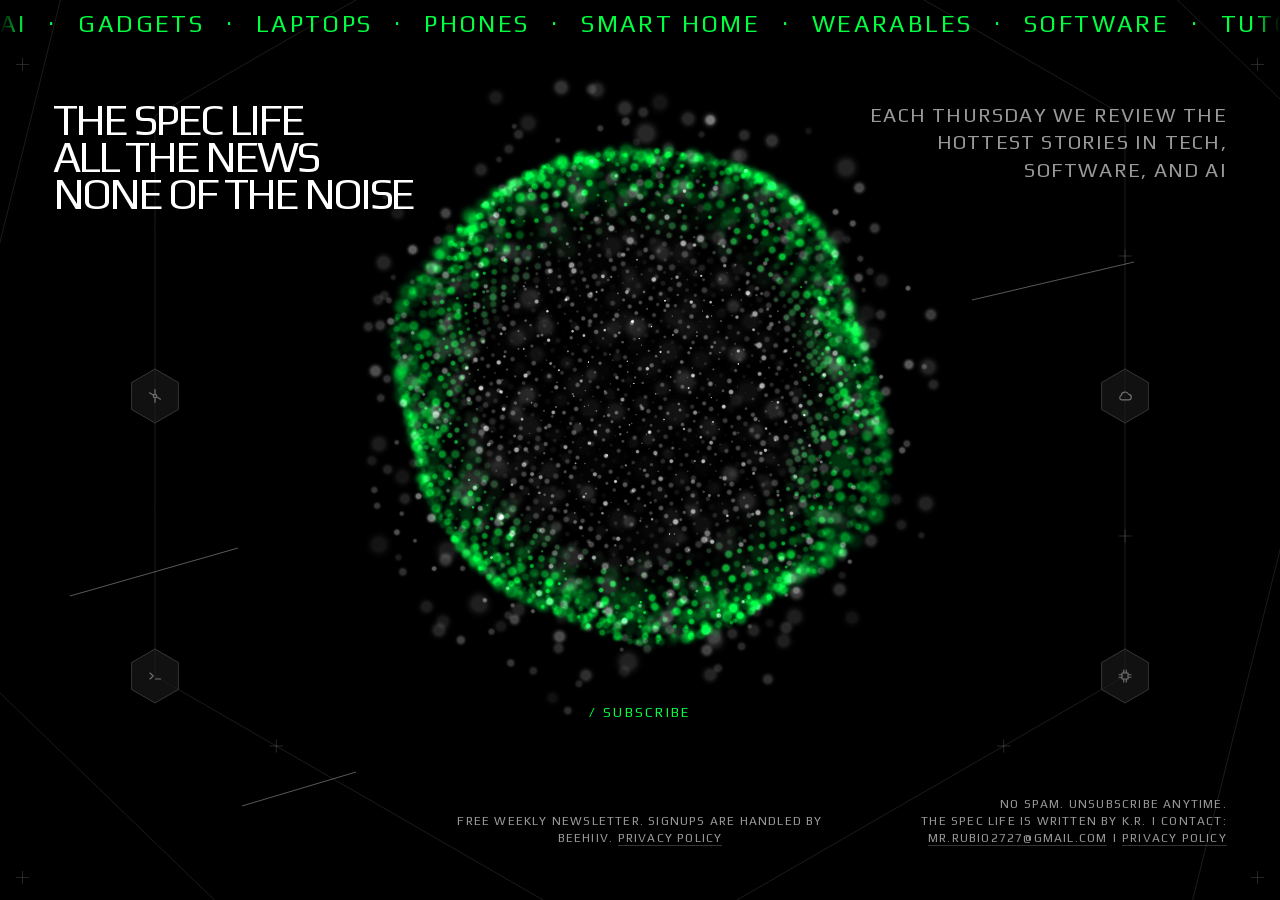
<file: index.html>
<!doctype html>
<html lang="en">
<head>
<meta charset="utf-8">
<meta name="viewport" content="width=device-width, initial-scale=1, viewport-fit=cover">
<title>The Spec Life: Tech news that's actually fun to read</title>
<meta name="description" content="All the news, none of the noise. Every Thursday: fun tech reviews, tutorials, and a Gadget of the Week in a five minute read.">
<link rel="canonical" href="https://thespeclife.com/">
<meta name="theme-color" content="#000000">
<meta name="robots" content="index, follow">
<meta name="color-scheme" content="dark">

<meta property="og:title" content="The Spec Life: Tech news that's actually fun to read">
<meta property="og:description" content="Fun tech reviews, tutorials, and a Gadget of the Week. Every Thursday, five minutes.">
<meta property="og:type" content="website">
<meta property="og:url" content="https://thespeclife.com/">
<meta property="og:site_name" content="The Spec Life">
<meta property="og:locale" content="en_US">

<link rel="icon" href="data:image/svg+xml,%3Csvg xmlns=%27http://www.w3.org/2000/svg%27 viewBox=%270 0 32 32%27%3E%3Crect width=%2732%27 height=%2732%27 fill=%27%23000000%27/%3E%3Crect x=%2711%27 y=%2711%27 width=%2710%27 height=%2710%27 fill=%27%2300FF41%27/%3E%3C/svg%3E">
<link rel="preload" href="assets/fonts/Play-Regular-latin.woff2" as="font" type="font/woff2" crossorigin>
<link rel="stylesheet" href="assets/css/site.23.css">
<style>
  /* reserve the beehiiv form's rendered height (66px at all widths) so it can't shift the page as it loads */
  .cta__embed { min-height: 66px; }
  /* type.js adds a screen-reader copy of the headline while it animates; keep it out of the layout */
  .sr-only { position: absolute; width: 1px; height: 1px; margin: -1px; padding: 0; overflow: hidden; clip: rect(0 0 0 0); white-space: nowrap; border: 0; }
</style>
</head>
<body>

<!-- ==========================================================================
     MARQUEE — edit the SOURCE list only, then run:  python3 tools/sync-marquee.py
     The MIRROR copy is what makes the loop seamless; it is generated, not authored.
     ========================================================================== -->
<div class="marquee" aria-hidden="true">
  <div class="marquee__track">
    <!-- MARQUEE:SOURCE -->
    <ul class="marquee__list">
      <li>AI</li>
      <li>GADGETS</li>
      <li>LAPTOPS</li>
      <li>PHONES</li>
      <li>SMART HOME</li>
      <li>WEARABLES</li>
      <li>SOFTWARE</li>
      <li>TUTORIALS</li>
      <li>REVIEWS</li>
      <li>GADGET OF THE WEEK</li>
      <li>AI</li>
      <li>GADGETS</li>
      <li>LAPTOPS</li>
      <li>PHONES</li>
      <li>SMART HOME</li>
      <li>WEARABLES</li>
      <li>SOFTWARE</li>
      <li>TUTORIALS</li>
      <li>REVIEWS</li>
      <li>GADGET OF THE WEEK</li>
      <li>AI</li>
      <li>GADGETS</li>
      <li>LAPTOPS</li>
      <li>PHONES</li>
      <li>SMART HOME</li>
      <li>WEARABLES</li>
      <li>SOFTWARE</li>
      <li>TUTORIALS</li>
      <li>REVIEWS</li>
      <li>GADGET OF THE WEEK</li>
      <li>AI</li>
      <li>GADGETS</li>
      <li>LAPTOPS</li>
      <li>PHONES</li>
      <li>SMART HOME</li>
      <li>WEARABLES</li>
      <li>SOFTWARE</li>
      <li>TUTORIALS</li>
      <li>REVIEWS</li>
      <li>GADGET OF THE WEEK</li>
      <li>AI</li>
      <li>GADGETS</li>
      <li>LAPTOPS</li>
      <li>PHONES</li>
      <li>SMART HOME</li>
      <li>WEARABLES</li>
      <li>SOFTWARE</li>
      <li>TUTORIALS</li>
      <li>REVIEWS</li>
      <li>GADGET OF THE WEEK</li>
    </ul>
    <!-- /MARQUEE:SOURCE -->
    <!-- MARQUEE:MIRROR (generated — do not edit by hand) -->
    <ul class="marquee__list">
      <li>AI</li>
      <li>GADGETS</li>
      <li>LAPTOPS</li>
      <li>PHONES</li>
      <li>SMART HOME</li>
      <li>WEARABLES</li>
      <li>SOFTWARE</li>
      <li>TUTORIALS</li>
      <li>REVIEWS</li>
      <li>GADGET OF THE WEEK</li>
      <li>AI</li>
      <li>GADGETS</li>
      <li>LAPTOPS</li>
      <li>PHONES</li>
      <li>SMART HOME</li>
      <li>WEARABLES</li>
      <li>SOFTWARE</li>
      <li>TUTORIALS</li>
      <li>REVIEWS</li>
      <li>GADGET OF THE WEEK</li>
      <li>AI</li>
      <li>GADGETS</li>
      <li>LAPTOPS</li>
      <li>PHONES</li>
      <li>SMART HOME</li>
      <li>WEARABLES</li>
      <li>SOFTWARE</li>
      <li>TUTORIALS</li>
      <li>REVIEWS</li>
      <li>GADGET OF THE WEEK</li>
      <li>AI</li>
      <li>GADGETS</li>
      <li>LAPTOPS</li>
      <li>PHONES</li>
      <li>SMART HOME</li>
      <li>WEARABLES</li>
      <li>SOFTWARE</li>
      <li>TUTORIALS</li>
      <li>REVIEWS</li>
      <li>GADGET OF THE WEEK</li>
      <li>AI</li>
      <li>GADGETS</li>
      <li>LAPTOPS</li>
      <li>PHONES</li>
      <li>SMART HOME</li>
      <li>WEARABLES</li>
      <li>SOFTWARE</li>
      <li>TUTORIALS</li>
      <li>REVIEWS</li>
      <li>GADGET OF THE WEEK</li>
    </ul>
    <!-- /MARQUEE:MIRROR -->
  </div>
</div>

<svg class="geo" viewBox="0 0 1440 900" preserveAspectRatio="xMidYMid slice" aria-hidden="true" focusable="false">
 <g class="geo__all">
  <g class="geo__rings">
   <polygon points="720.0,-164.0 1205.0,116.0 1205.0,676.0 720.0,956.0 235.0,676.0 235.0,116.0"/>
   <polygon points="903.9,-341.4 1450.6,186.5 1266.7,923.9 536.1,1133.4 -10.6,605.5 173.3,-131.9"/>
   <polygon points="566.7,-571.9 1481.6,-220.7 1634.9,747.2 873.3,1363.9 -41.6,1012.7 -194.9,44.8"/>
  </g>
  <g class="geo__marks">
   <path d="M1391.8 396.0h13M1398.3 389.5v13"/>
   <path d="M35.2 396.0h13M41.7 389.5v13"/>
   <path d="M1198.5 256.0h13M1205.0 249.5v13"/>
   <path d="M1198.5 536.0h13M1205.0 529.5v13"/>
   <path d="M1077.2 746.0h13M1083.7 739.5v13"/>
   <path d="M349.8 746.0h13M356.3 739.5v13"/>
  </g>
  <g class="geo__segs">
   <line class="s1" x1="150" y1="596" x2="318" y2="548"/>
   <line class="s2" x1="1052" y1="300" x2="1214" y2="262"/>
   <line class="s3" x1="322" y1="806" x2="436" y2="772"/>
  </g>
  <g class="geo__badges">
   <g class="badge b1" transform="translate(1205.0 676.0)">
    <polygon class="badge__hex" points="0.0,-27.0 23.4,-13.5 23.4,13.5 0.0,27.0 -23.4,13.5 -23.4,-13.5"/>
    <path class="badge__icon" transform="translate(-10.2 -10.2) scale(.85)" d="M8.5 8.5h7v7h-7zM10.5 5v3.5M13.5 5v3.5M10.5 15.5V19M13.5 15.5V19M5 10.5h3.5M5 13.5h3.5M15.5 10.5H19M15.5 13.5H19"/>
   </g>
   <g class="badge b2" transform="translate(235.0 676.0)">
    <polygon class="badge__hex" points="0.0,-27.0 23.4,-13.5 23.4,13.5 0.0,27.0 -23.4,13.5 -23.4,-13.5"/>
    <path class="badge__icon" transform="translate(-10.2 -10.2) scale(.85)" d="M6 8.5l4 3.5-4 3.5M12.5 15.5h6"/>
   </g>
   <g class="badge b3" transform="translate(1205.0 396.0)">
    <polygon class="badge__hex" points="0.0,-27.0 23.4,-13.5 23.4,13.5 0.0,27.0 -23.4,13.5 -23.4,-13.5"/>
    <path class="badge__icon" transform="translate(-10.2 -10.2) scale(.85)" d="M7.5 16.5h8.5a3.2 3.2 0 0 0 .3-6.4 4.6 4.6 0 0 0-8.8 1.3 2.8 2.8 0 0 0 0 5.1z"/>
   </g>
   <g class="badge b4" transform="translate(235.0 396.0)">
    <polygon class="badge__hex" points="0.0,-27.0 23.4,-13.5 23.4,13.5 0.0,27.0 -23.4,13.5 -23.4,-13.5"/>
    <path class="badge__icon" transform="translate(-10.2 -10.2) scale(.85)" d="M12 10a2 2 0 1 0 0 4 2 2 0 0 0 0-4M12 4.5V10M12 14v5.5M5.5 8.2l4.8 2.8M18.5 15.8l-4.8-2.8"/>
   </g>
  </g>
 </g>
</svg>

<div class="ticks" aria-hidden="true"><i></i><i></i><i></i><i></i></div>

<!-- esqrd's film-grain pass, as CSS. Zero JS, stops under reduced motion. -->
<div class="grain" aria-hidden="true"></div>

<main class="stage">

  <!-- ================= top left : eyebrow + headline ================= -->
  <div class="zone zone--tl">
    <h1 class="display" data-scramble="load">
      <span class="line">The Spec Life</span>
      <span class="line">All the news</span>
      <span class="line">None of the noise</span>
    </h1>
  </div>

  <!-- ================= top right : support ================= -->
  <div class="zone zone--tr">
    <p class="support">Each Thursday we review the hottest stories in tech, software, and AI</p>
  </div>

  <!-- ========== centre column: sphere page-centred, form at its foot ========== -->
  <div class="core">
    <div class="core__stage"><canvas id="sphere" aria-hidden="true"></canvas></div>

    <!-- .cta stays: sphere.js measures it as a no-go region for POI labels. -->
    <div class="cta">
      <span class="cta__label">/ Subscribe</span>
      <div class="cta__embed">
        <script async src="https://subscribe-forms.beehiiv.com/v3/loader.js" data-beehiiv-form="3cc6701e-2fca-4cc1-b9e7-7387f78f7bce"></script>
      </div>
      <p class="fine" style="margin-top: 12px;">Free weekly newsletter. Signups are handled by beehiiv. <a href="/privacy.html">Privacy Policy</a></p>
    </div>
  </div>

  <!-- hover-reveal label for the article points; text injected by sphere.js -->
  <div class="poi" id="poi" aria-hidden="true"></div>

  <!-- ================= bottom right : fine print ================= -->
  <div class="zone zone--br">
    <p class="fine">No spam. Unsubscribe anytime.</p>
    <p class="fine">The Spec Life is written by K.R. | Contact: <a href="mailto:mr.rubio2727@gmail.com">mr.rubio2727@gmail.com</a> | <a href="/privacy.html">Privacy Policy</a></p>
  </div>

</main>

<script>
/* Stale-stylesheet guard. The CSS filename is versioned so a cached copy can
   never be served under a new name, but if HTML and CSS ever do fall out of
   step the layout breaks in confusing ways — most visibly the subscribe form
   detaching from .core and rendering at top centre. Fail loudly instead. */
(function () {
  var want = '23';
  var got = getComputedStyle(document.documentElement)
              .getPropertyValue('--build').trim();
  if (got !== want) {
    console.error('[spec-life] Stylesheet is stale: got build "' + got +
      '", expected "' + want + '". Hard-reload (Cmd/Ctrl+Shift+R).');
  }
})();
</script>
<script src="assets/js/sphere.js?v=23" defer></script>
<script src="assets/js/type.js?v=24" defer></script>
<script async src="https://subscribe-forms.beehiiv.com/v3/loader.js" data-beehiiv-form="32ee62c9-9321-4096-b993-1615ff005e6d"></script>
<script type="text/javascript" async src="https://subscribe-forms.beehiiv.com/attribution.js"></script>
</body>
</html>
</file>
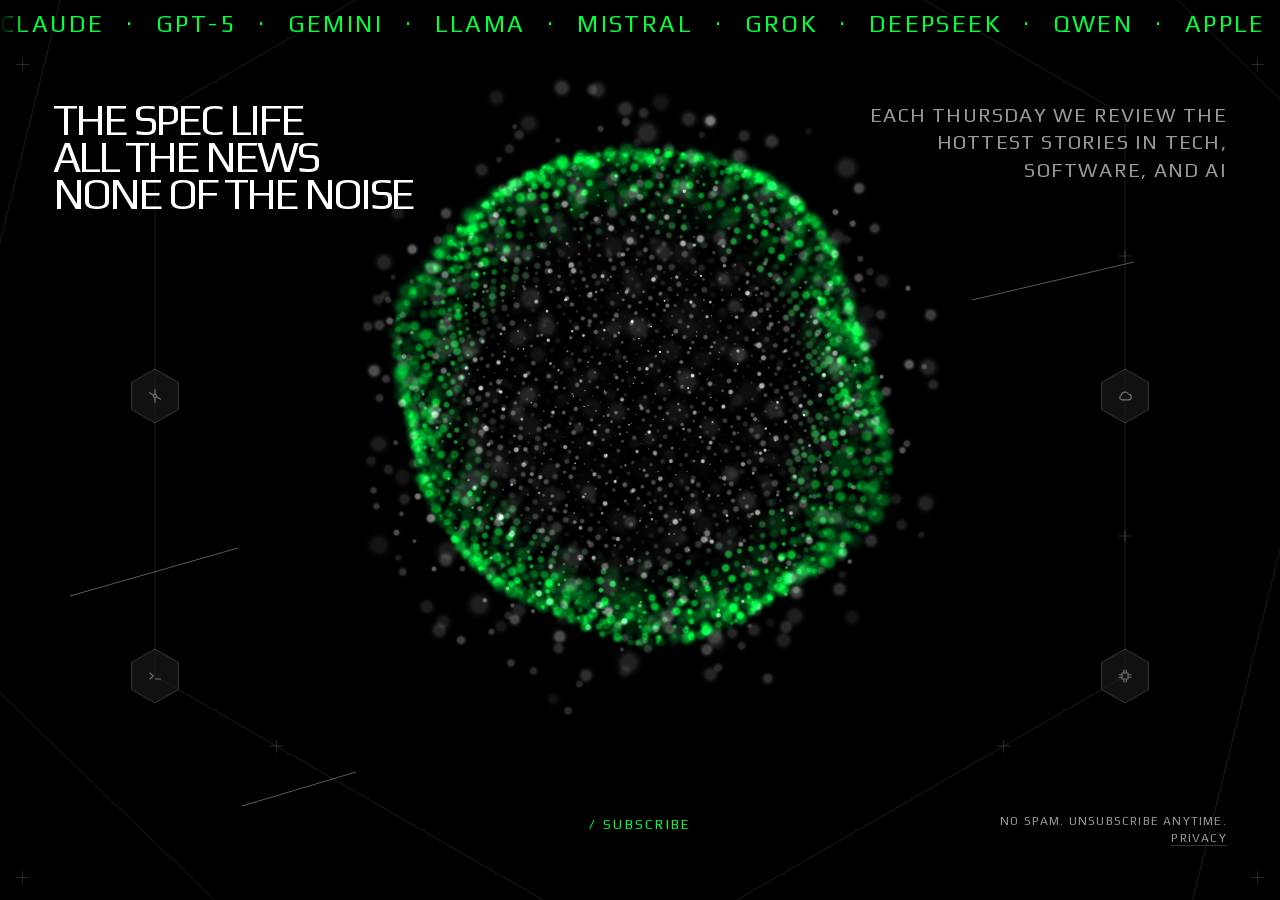
<file: site/index.html>
<!doctype html>
<html lang="en">
<head>
<meta charset="utf-8">
<meta name="viewport" content="width=device-width, initial-scale=1, viewport-fit=cover">
<title>The Spec Life — for people who don't have time to test it</title>
<meta name="description" content="One AI stack taken apart every Thursday: what it cost, what it replaced, and whether it survived contact with a real team. Four minutes, no demos.">
<meta name="theme-color" content="#000000">
<meta name="robots" content="index, follow">
<meta name="color-scheme" content="dark">

<meta property="og:type" content="website">
<meta property="og:title" content="The Spec Life — for people who don't have time to test it">
<meta property="og:description" content="One AI stack taken apart every Thursday. What it cost, what it replaced, four minutes.">

<link rel="icon" href="data:image/svg+xml,%3Csvg xmlns=%27http://www.w3.org/2000/svg%27 viewBox=%270 0 32 32%27%3E%3Crect width=%2732%27 height=%2732%27 fill=%27%23000000%27/%3E%3Crect x=%2711%27 y=%2711%27 width=%2710%27 height=%2710%27 fill=%27%2300FF41%27/%3E%3C/svg%3E">
<link rel="preload" href="assets/fonts/Play-Regular-latin.woff2" as="font" type="font/woff2" crossorigin>
<link rel="stylesheet" href="assets/css/site.23.css">
</head>
<body>

<!-- ==========================================================================
     MARQUEE — edit the SOURCE list only, then run:  python3 tools/sync-marquee.py
     The MIRROR copy is what makes the loop seamless; it is generated, not authored.
     ========================================================================== -->
<div class="marquee" aria-hidden="true">
  <div class="marquee__track">
    <!-- MARQUEE:SOURCE -->
    <ul class="marquee__list">
      <li>Claude</li>
      <li>GPT-5</li>
      <li>Gemini</li>
      <li>Llama</li>
      <li>Mistral</li>
      <li>Grok</li>
      <li>DeepSeek</li>
      <li>Qwen</li>
      <li>Apple</li>
      <li>AMD</li>
      <li>Intel</li>
      <li>Qualcomm</li>
      <li>TSMC</li>
      <li>Samsung</li>
      <li>Arm</li>
      <li>Micron</li>
      <li>ASML</li>
      <li>Broadcom</li>
      <li>Azure AI</li>
      <li>AWS Bedrock</li>
      <li>Vertex AI</li>
      <li>Databricks</li>
      <li>Snowflake</li>
      <li>Palantir</li>
      <li>ServiceNow</li>
      <li>Salesforce</li>
      <li>NVIDIA</li>
      <li>Hugging Face</li>
      <li>LangChain</li>
      <li>Pinecone</li>
      <li>Weights &amp; Biases</li>
      <li>Modal</li>
      <li>Claude Code</li>
      <li>Cursor</li>
      <li>GitHub Copilot</li>
      <li>Replit</li>
      <li>Vercel</li>
      <li>Linear</li>
      <li>Notion</li>
      <li>Figma</li>
      <li>Slack</li>
      <li>HubSpot</li>
      <li>Stripe</li>
      <li>Shopify</li>
      <li>Zapier</li>
      <li>Airtable</li>
    </ul>
    <!-- /MARQUEE:SOURCE -->
    <!-- MARQUEE:MIRROR (generated — do not edit by hand) -->
    <ul class="marquee__list">
      <li>Claude</li>
      <li>GPT-5</li>
      <li>Gemini</li>
      <li>Llama</li>
      <li>Mistral</li>
      <li>Grok</li>
      <li>DeepSeek</li>
      <li>Qwen</li>
      <li>Apple</li>
      <li>AMD</li>
      <li>Intel</li>
      <li>Qualcomm</li>
      <li>TSMC</li>
      <li>Samsung</li>
      <li>Arm</li>
      <li>Micron</li>
      <li>ASML</li>
      <li>Broadcom</li>
      <li>Azure AI</li>
      <li>AWS Bedrock</li>
      <li>Vertex AI</li>
      <li>Databricks</li>
      <li>Snowflake</li>
      <li>Palantir</li>
      <li>ServiceNow</li>
      <li>Salesforce</li>
      <li>NVIDIA</li>
      <li>Hugging Face</li>
      <li>LangChain</li>
      <li>Pinecone</li>
      <li>Weights &amp; Biases</li>
      <li>Modal</li>
      <li>Claude Code</li>
      <li>Cursor</li>
      <li>GitHub Copilot</li>
      <li>Replit</li>
      <li>Vercel</li>
      <li>Linear</li>
      <li>Notion</li>
      <li>Figma</li>
      <li>Slack</li>
      <li>HubSpot</li>
      <li>Stripe</li>
      <li>Shopify</li>
      <li>Zapier</li>
      <li>Airtable</li>
    </ul>
    <!-- /MARQUEE:MIRROR -->
  </div>
</div>

<svg class="geo" viewBox="0 0 1440 900" preserveAspectRatio="xMidYMid slice" aria-hidden="true" focusable="false">
 <g class="geo__all">
  <g class="geo__rings">
   <polygon points="720.0,-164.0 1205.0,116.0 1205.0,676.0 720.0,956.0 235.0,676.0 235.0,116.0"/>
   <polygon points="903.9,-341.4 1450.6,186.5 1266.7,923.9 536.1,1133.4 -10.6,605.5 173.3,-131.9"/>
   <polygon points="566.7,-571.9 1481.6,-220.7 1634.9,747.2 873.3,1363.9 -41.6,1012.7 -194.9,44.8"/>
  </g>
  <g class="geo__marks">
   <path d="M1391.8 396.0h13M1398.3 389.5v13"/>
   <path d="M35.2 396.0h13M41.7 389.5v13"/>
   <path d="M1198.5 256.0h13M1205.0 249.5v13"/>
   <path d="M1198.5 536.0h13M1205.0 529.5v13"/>
   <path d="M1077.2 746.0h13M1083.7 739.5v13"/>
   <path d="M349.8 746.0h13M356.3 739.5v13"/>
  </g>
  <g class="geo__segs">
   <line class="s1" x1="150" y1="596" x2="318" y2="548"/>
   <line class="s2" x1="1052" y1="300" x2="1214" y2="262"/>
   <line class="s3" x1="322" y1="806" x2="436" y2="772"/>
  </g>
  <g class="geo__badges">
   <g class="badge b1" transform="translate(1205.0 676.0)">
    <polygon class="badge__hex" points="0.0,-27.0 23.4,-13.5 23.4,13.5 0.0,27.0 -23.4,13.5 -23.4,-13.5"/>
    <path class="badge__icon" transform="translate(-10.2 -10.2) scale(.85)" d="M8.5 8.5h7v7h-7zM10.5 5v3.5M13.5 5v3.5M10.5 15.5V19M13.5 15.5V19M5 10.5h3.5M5 13.5h3.5M15.5 10.5H19M15.5 13.5H19"/>
   </g>
   <g class="badge b2" transform="translate(235.0 676.0)">
    <polygon class="badge__hex" points="0.0,-27.0 23.4,-13.5 23.4,13.5 0.0,27.0 -23.4,13.5 -23.4,-13.5"/>
    <path class="badge__icon" transform="translate(-10.2 -10.2) scale(.85)" d="M6 8.5l4 3.5-4 3.5M12.5 15.5h6"/>
   </g>
   <g class="badge b3" transform="translate(1205.0 396.0)">
    <polygon class="badge__hex" points="0.0,-27.0 23.4,-13.5 23.4,13.5 0.0,27.0 -23.4,13.5 -23.4,-13.5"/>
    <path class="badge__icon" transform="translate(-10.2 -10.2) scale(.85)" d="M7.5 16.5h8.5a3.2 3.2 0 0 0 .3-6.4 4.6 4.6 0 0 0-8.8 1.3 2.8 2.8 0 0 0 0 5.1z"/>
   </g>
   <g class="badge b4" transform="translate(235.0 396.0)">
    <polygon class="badge__hex" points="0.0,-27.0 23.4,-13.5 23.4,13.5 0.0,27.0 -23.4,13.5 -23.4,-13.5"/>
    <path class="badge__icon" transform="translate(-10.2 -10.2) scale(.85)" d="M12 10a2 2 0 1 0 0 4 2 2 0 0 0 0-4M12 4.5V10M12 14v5.5M5.5 8.2l4.8 2.8M18.5 15.8l-4.8-2.8"/>
   </g>
  </g>
 </g>
</svg>

<div class="ticks" aria-hidden="true"><i></i><i></i><i></i><i></i></div>

<!-- esqrd's film-grain pass, as CSS. Zero JS, stops under reduced motion. -->
<div class="grain" aria-hidden="true"></div>

<main class="stage">

  <!-- ================= top left : eyebrow + headline ================= -->
  <div class="zone zone--tl">
    <h1 class="display" data-scramble="load">
      <span class="line">The Spec Life</span>
      <span class="line">All the news</span>
      <span class="line">None of the noise</span>
    </h1>
  </div>

  <!-- ================= top right : support ================= -->
  <div class="zone zone--tr">
    <p class="support">Each Thursday we review the hottest stories in tech, software, and AI</p>
  </div>

  <!-- ========== centre column: sphere page-centred, form at its foot ========== -->
  <div class="core">
    <div class="core__stage"><canvas id="sphere" aria-hidden="true"></canvas></div>

    <!-- .cta stays: sphere.js measures it as a no-go region for POI labels. -->
    <div class="cta">
      <span class="cta__label">/ Subscribe</span>
      <div class="cta__embed">
        <script async src="https://subscribe-forms.beehiiv.com/v3/loader.js" data-beehiiv-form="3cc6701e-2fca-4cc1-b9e7-7387f78f7bce"></script>
      </div>
    </div>
  </div>

  <!-- hover-reveal label for the article points; text injected by sphere.js -->
  <div class="poi" id="poi" aria-hidden="true"></div>

  <!-- ================= bottom right : fine print ================= -->
  <div class="zone zone--br">
    <p class="fine">
      No spam. Unsubscribe anytime.<br>
      <a href="privacy.html">Privacy</a>
    </p>
  </div>

</main>

<script>
/* Stale-stylesheet guard. The CSS filename is versioned so a cached copy can
   never be served under a new name, but if HTML and CSS ever do fall out of
   step the layout breaks in confusing ways — most visibly the subscribe form
   detaching from .core and rendering at top centre. Fail loudly instead. */
(function () {
  var want = '23';
  var got = getComputedStyle(document.documentElement)
              .getPropertyValue('--build').trim();
  if (got !== want) {
    console.error('[spec-life] Stylesheet is stale: got build "' + got +
      '", expected "' + want + '". Hard-reload (Cmd/Ctrl+Shift+R).');
  }
})();
</script>
<script src="assets/js/sphere.js?v=23" defer></script>
<script src="assets/js/type.js?v=23" defer></script>
<script type="text/javascript" async src="https://subscribe-forms.beehiiv.com/attribution.js"></script>
</body>
</html>
</file>
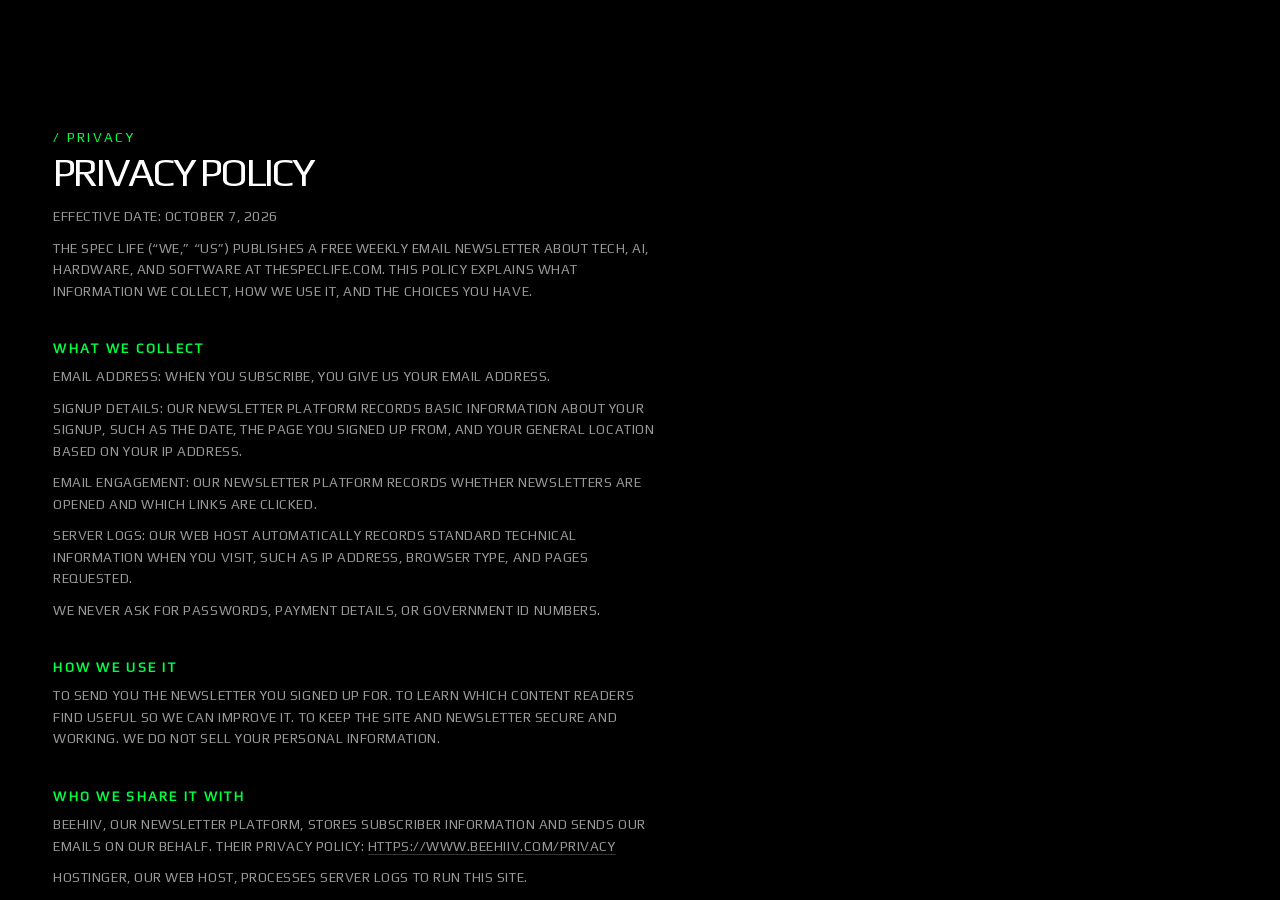
<file: privacy.html>
<!doctype html>
<html lang="en">
<head>
<meta charset="utf-8">
<meta name="viewport" content="width=device-width, initial-scale=1, viewport-fit=cover">
<title>Privacy — The Spec Life</title>
<meta name="robots" content="noindex, follow">
<meta name="theme-color" content="#000000">
<meta name="color-scheme" content="dark">
<link rel="icon" href="data:image/svg+xml,%3Csvg xmlns=%27http://www.w3.org/2000/svg%27 viewBox=%270 0 32 32%27%3E%3Crect width=%2732%27 height=%2732%27 fill=%27%23000000%27/%3E%3Crect x=%2711%27 y=%2711%27 width=%2710%27 height=%2710%27 fill=%27%2300FF41%27/%3E%3C/svg%3E">
<link rel="preload" href="assets/fonts/Play-Regular-latin.woff2" as="font" type="font/woff2" crossorigin>
<link rel="stylesheet" href="assets/css/site.23.css">
<style>
/* Policy spacing only. Type comes from the shared .display/.eyebrow/.fine roles. */
.policy { min-height: auto; }   /* let the long policy grow its row so the footer follows it */
.policy .display { margin-bottom: 16px; }
.policy .eyebrow { margin: 28px 0 10px; }
.policy .fine { margin: 0 0 10px; font-size: var(--fs-body); line-height: 1.6; letter-spacing: .04em; }
</style>
</head>
<body>
<div class="grain" aria-hidden="true"></div>

<main class="stage stage--doc">
  <div class="zone zone--tl policy">
    <p class="eyebrow">/ Privacy</p>
    <h1 class="display">Privacy Policy</h1>
    <p class="fine">Effective date: October 7, 2026</p>
    <p class="fine">The Spec Life (&ldquo;we,&rdquo; &ldquo;us&rdquo;) publishes a free weekly email newsletter about tech, AI, hardware, and software at thespeclife.com. This policy explains what information we collect, how we use it, and the choices you have.</p>

    <h2 class="eyebrow">What we collect</h2>
    <p class="fine">Email address: when you subscribe, you give us your email address.</p>
    <p class="fine">Signup details: our newsletter platform records basic information about your signup, such as the date, the page you signed up from, and your general location based on your IP address.</p>
    <p class="fine">Email engagement: our newsletter platform records whether newsletters are opened and which links are clicked.</p>
    <p class="fine">Server logs: our web host automatically records standard technical information when you visit, such as IP address, browser type, and pages requested.</p>
    <p class="fine">We never ask for passwords, payment details, or government ID numbers.</p>

    <h2 class="eyebrow">How we use it</h2>
    <p class="fine">To send you the newsletter you signed up for. To learn which content readers find useful so we can improve it. To keep the site and newsletter secure and working. We do not sell your personal information.</p>

    <h2 class="eyebrow">Who we share it with</h2>
    <p class="fine">beehiiv, our newsletter platform, stores subscriber information and sends our emails on our behalf. Their privacy policy: <a href="https://www.beehiiv.com/privacy">https://www.beehiiv.com/privacy</a></p>
    <p class="fine">Hostinger, our web host, processes server logs to run this site.</p>
    <p class="fine">We may disclose information if required by law.</p>

    <h2 class="eyebrow">Affiliate links</h2>
    <p class="fine">The Spec Life is a participant in the Amazon Services LLC Associates Program, an affiliate advertising program designed to provide a means for sites to earn advertising fees by advertising and linking to Amazon.com. As an Amazon Associate we earn from qualifying purchases. When you click an affiliate link, Amazon and other third parties may serve content, collect information directly from you, and place or read cookies in your browser. Their use of that information is covered by their own privacy policies.</p>

    <h2 class="eyebrow">Cookies and similar tools</h2>
    <p class="fine">Our signup form is provided by beehiiv and may use cookies or similar tools to record where a signup came from. You can block or delete cookies in your browser settings, and most browsers let you opt out of interest-based advertising in their privacy settings.</p>

    <h2 class="eyebrow">Do Not Track</h2>
    <p class="fine">Some browsers send a Do Not Track signal. Because there is no common standard for responding to these signals, this site does not currently respond to them.</p>

    <h2 class="eyebrow">Your choices</h2>
    <p class="fine">Unsubscribe anytime using the link at the bottom of every email. To review, correct, or delete the personal information we hold about you, email <a href="mailto:mr.rubio2727@gmail.com">mr.rubio2727@gmail.com</a> and we will respond within 30 days.</p>

    <h2 class="eyebrow">Children</h2>
    <p class="fine">The Spec Life is not directed to children under 13, and we do not knowingly collect personal information from them. If you believe a child has subscribed, contact us and we will delete their information.</p>

    <h2 class="eyebrow">How long we keep it</h2>
    <p class="fine">We keep your email address while you are subscribed. If you unsubscribe, we stop emailing you, and we delete your information on request.</p>

    <h2 class="eyebrow">Security</h2>
    <p class="fine">We use reputable providers and reasonable safeguards to protect your information. No method of transmission or storage is completely secure.</p>

    <h2 class="eyebrow">Changes to this policy</h2>
    <p class="fine">If we change this policy, we will update the effective date above and announce material changes in the newsletter.</p>

    <h2 class="eyebrow">Contact</h2>
    <p class="fine">Questions about this policy: <a href="mailto:mr.rubio2727@gmail.com">mr.rubio2727@gmail.com</a></p>
  </div>
  <div class="zone zone--br">
    <p class="fine"><a href="index.html">Back</a></p>
    <p class="fine">The Spec Life is written by K.R. | Contact: <a href="mailto:mr.rubio2727@gmail.com">mr.rubio2727@gmail.com</a> | <a href="/privacy.html">Privacy Policy</a></p>
  </div>
</main>
</body>
</html>
</file>
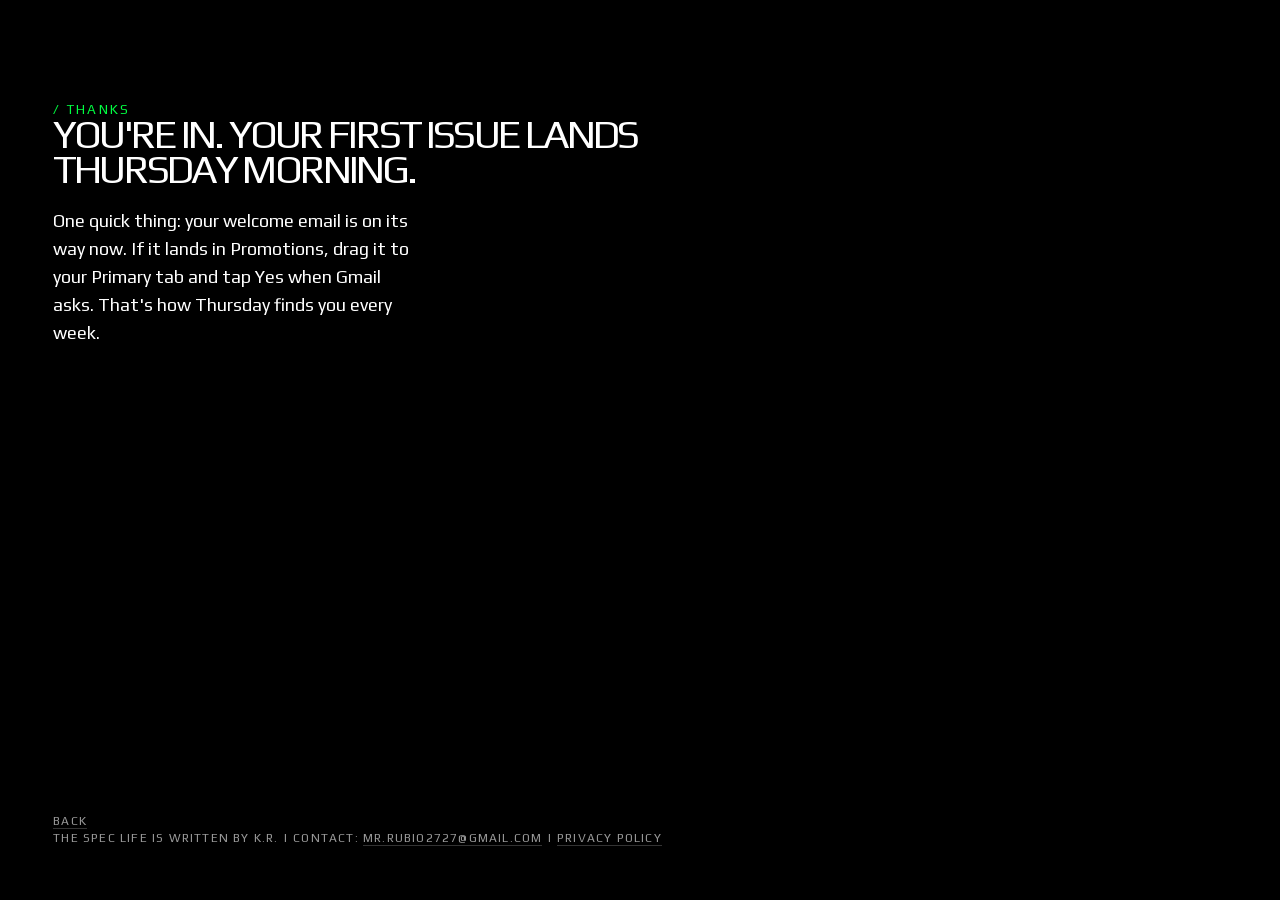
<file: thank-you.html>
<!doctype html>
<html lang="en">
<head>
<meta charset="utf-8">
<meta name="viewport" content="width=device-width, initial-scale=1, viewport-fit=cover">
<title>Thanks — The Spec Life</title>
<meta name="robots" content="noindex, follow">
<meta name="theme-color" content="#000000">
<meta name="color-scheme" content="dark">
<link rel="icon" href="data:image/svg+xml,%3Csvg xmlns=%27http://www.w3.org/2000/svg%27 viewBox=%270 0 32 32%27%3E%3Crect width=%2732%27 height=%2732%27 fill=%27%23000000%27/%3E%3Crect x=%2711%27 y=%2711%27 width=%2710%27 height=%2710%27 fill=%27%2300FF41%27/%3E%3C/svg%3E">
<link rel="preload" href="assets/fonts/Play-Regular-latin.woff2" as="font" type="font/woff2" crossorigin>
<link rel="stylesheet" href="assets/css/site.23.css">
<style>
  .primary-note { margin: 20px 0 0; max-width: 36ch; font-size: 18px; line-height: 1.55; letter-spacing: normal; text-transform: none; color: var(--text); }
</style>
</head>
<body>
<div class="grain" aria-hidden="true"></div>

<main class="stage stage--doc">
  <div class="zone zone--tl">
    <p class="eyebrow">/ Thanks</p>
    <h1 class="display">You're in. Your first issue lands Thursday morning.</h1>
    <p class="primary-note">One quick thing: your welcome email is on its way now. If it lands in Promotions, drag it to your Primary tab and tap Yes when Gmail asks. That's how Thursday finds you every week.</p>
  </div>
  <div class="zone zone--br">
    <p class="fine"><a href="index.html">Back</a></p>
    <p class="fine">The Spec Life is written by K.R. | Contact: <a href="mailto:mr.rubio2727@gmail.com">mr.rubio2727@gmail.com</a> | <a href="/privacy.html">Privacy Policy</a></p>
  </div>
</main>
</body>
</html>
</file>
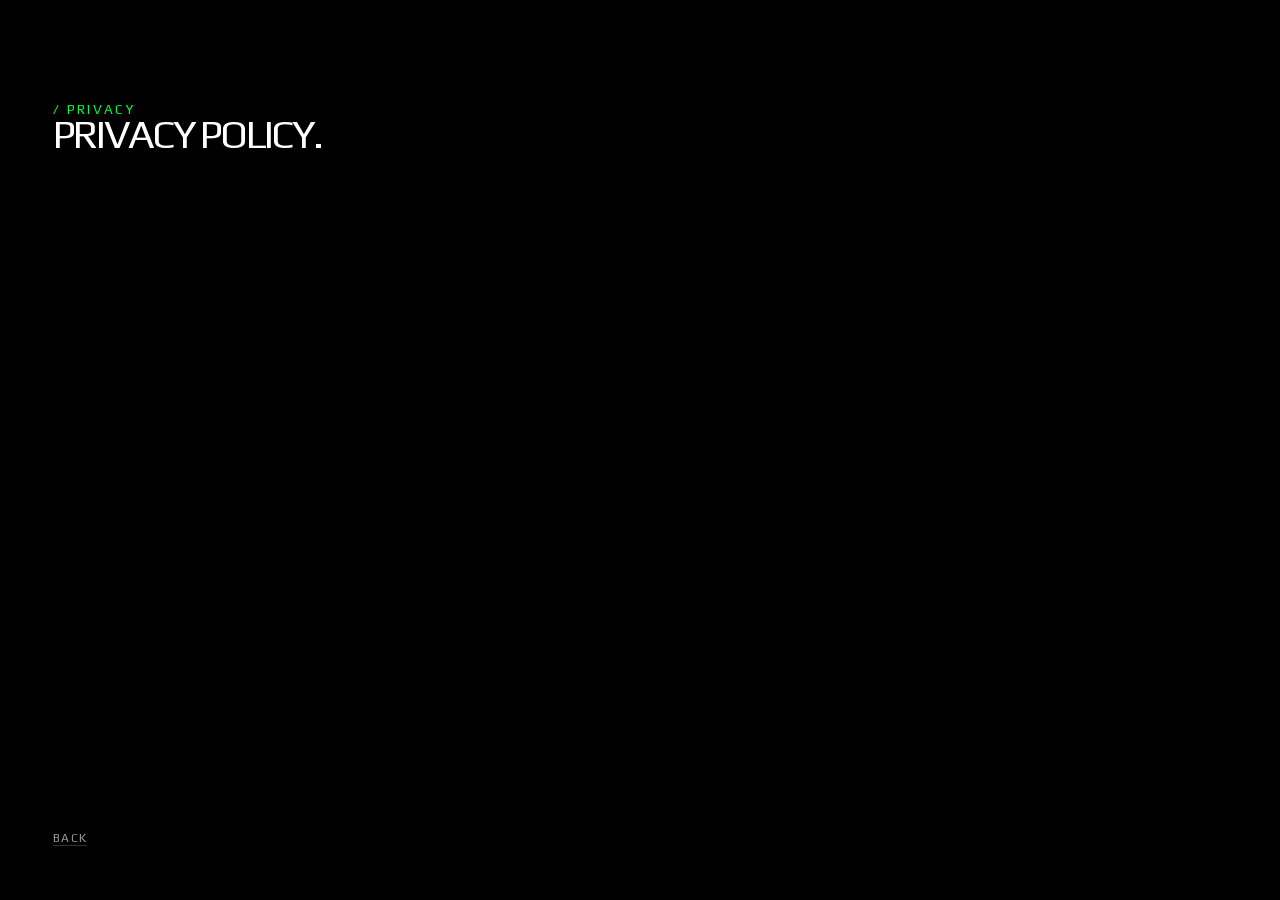
<file: site/privacy.html>
<!doctype html>
<html lang="en">
<head>
<meta charset="utf-8">
<meta name="viewport" content="width=device-width, initial-scale=1, viewport-fit=cover">
<title>Privacy — The Spec Life</title>
<meta name="robots" content="noindex, follow">
<meta name="theme-color" content="#000000">
<meta name="color-scheme" content="dark">
<link rel="icon" href="data:image/svg+xml,%3Csvg xmlns=%27http://www.w3.org/2000/svg%27 viewBox=%270 0 32 32%27%3E%3Crect width=%2732%27 height=%2732%27 fill=%27%23000000%27/%3E%3Crect x=%2711%27 y=%2711%27 width=%2710%27 height=%2710%27 fill=%27%2300FF41%27/%3E%3C/svg%3E">
<link rel="preload" href="assets/fonts/Play-Regular-latin.woff2" as="font" type="font/woff2" crossorigin>
<link rel="stylesheet" href="assets/css/site.23.css">
</head>
<body>
<div class="grain" aria-hidden="true"></div>

<main class="stage stage--doc">
  <div class="zone zone--tl">
    <p class="eyebrow">/ Privacy</p>
    <h1 class="display">Privacy policy.</h1>
    <!-- CONTENT GOES HERE -->
  </div>
  <div class="zone zone--br">
    <p class="fine"><a href="index.html">Back</a></p>
  </div>
</main>
</body>
</html>
</file>
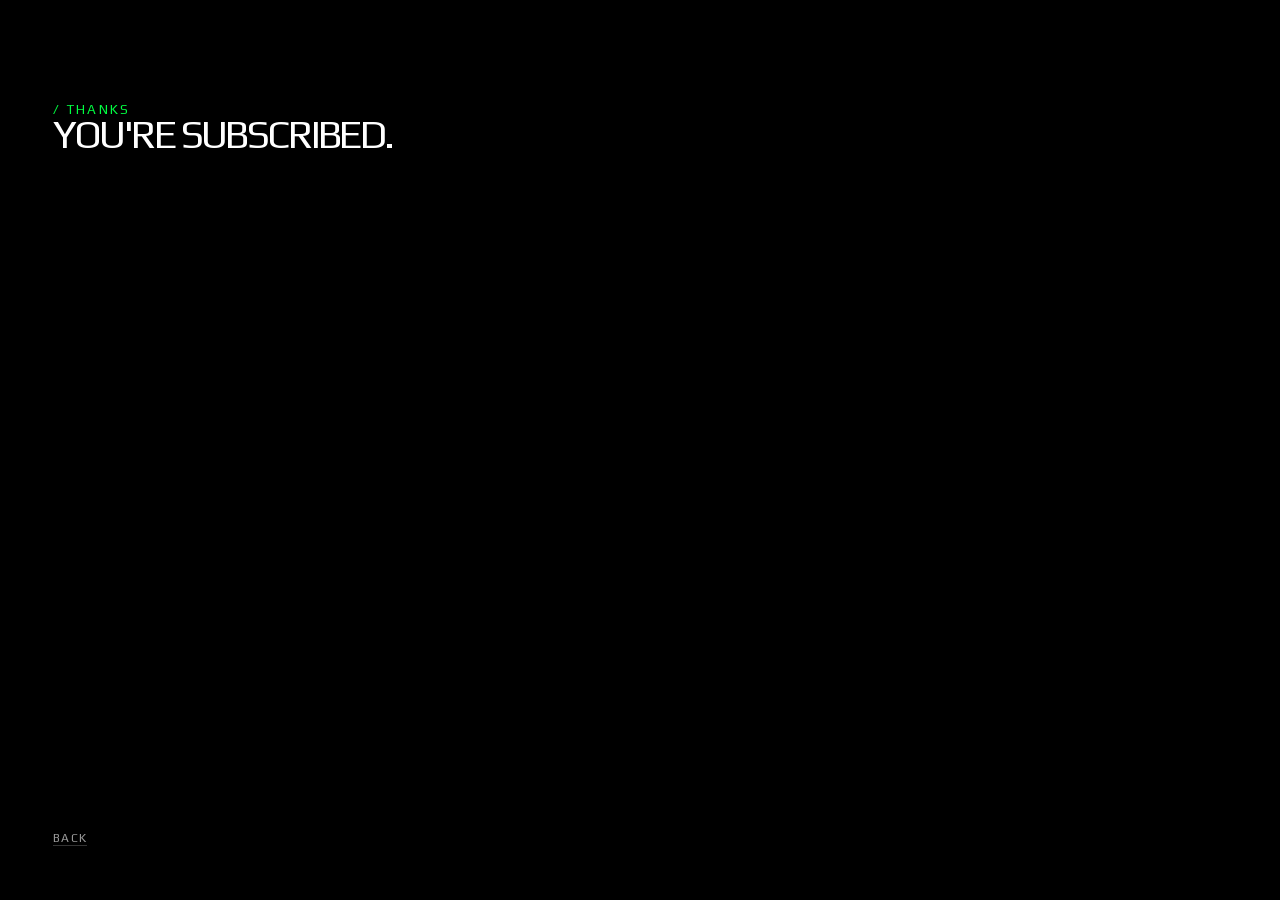
<file: site/thank-you.html>
<!doctype html>
<html lang="en">
<head>
<meta charset="utf-8">
<meta name="viewport" content="width=device-width, initial-scale=1, viewport-fit=cover">
<title>Thanks — The Spec Life</title>
<meta name="robots" content="noindex, follow">
<meta name="theme-color" content="#000000">
<meta name="color-scheme" content="dark">
<link rel="icon" href="data:image/svg+xml,%3Csvg xmlns=%27http://www.w3.org/2000/svg%27 viewBox=%270 0 32 32%27%3E%3Crect width=%2732%27 height=%2732%27 fill=%27%23000000%27/%3E%3Crect x=%2711%27 y=%2711%27 width=%2710%27 height=%2710%27 fill=%27%2300FF41%27/%3E%3C/svg%3E">
<link rel="preload" href="assets/fonts/Play-Regular-latin.woff2" as="font" type="font/woff2" crossorigin>
<link rel="stylesheet" href="assets/css/site.23.css">
</head>
<body>
<div class="grain" aria-hidden="true"></div>

<main class="stage stage--doc">
  <div class="zone zone--tl">
    <p class="eyebrow">/ Thanks</p>
    <h1 class="display">You're subscribed.</h1>
    <!-- CONTENT GOES HERE -->
  </div>
  <div class="zone zone--br">
    <p class="fine"><a href="index.html">Back</a></p>
  </div>
</main>
</body>
</html>
</file>
<file: assets/css/site.23.css>
/* ==========================================================================
   AI STACK SCOUT — single-screen subscribe page
   Design system measured from:
     output/web3.esqrd.co/TEARDOWN.md   (sphere, hairline CTA box, Play caps)
     output/briq.marketing/TEARDOWN.md  (eyebrow recipe, numeral inversion, motion)
   Gold (#998963) from esqrd is deliberately dropped.
   ========================================================================== */

@font-face {
  font-family: 'Play';
  font-style: normal;
  font-weight: 400;
  font-display: swap;
  src: url('../fonts/Play-Regular-latin.woff2') format('woff2');
  unicode-range: U+0000-00FF, U+0131, U+0152-0153, U+02BB-02BC, U+02C6, U+02DA,
                 U+02DC, U+2000-206F, U+20AC, U+2122, U+2212, U+FEFF, U+FFFD;
}

/* --------------------------------------------------------------------------
   1. Tokens
   -------------------------------------------------------------------------- */
:root {
  /* Bumped on every CSS change; index.html checks it matches. */
  --build: 23;

  /* Palette. Ratios are against --ground (#000000), WCAG 2.x. */
  --ground:     #000000;              /* page ground                          */
  --surface:    #101010;              /* esqrd rendered hero avg              */
  --text:       #FFFFFF;              /* 21.00:1                              */
  --muted:      rgba(255,255,255,.6); /*  7.37:1 — briq's .4 measures 3.86, fails body AA */
  --hairline:   rgba(255,255,255,.5); /* esqrd .btn--default border           */
  --rule:       rgba(255,255,255,.2); /* briq decorative divider              */

  --lime:       #00FF41;              /* matrix green, 15.38:1 on ground      */
  --lime-dark:  #00CC34;              /* hover/pressed, 11.55:1               */
  --on-lime:    #0A0A0A;              /* 14.50:1 on lime. NEVER white on lime */

  /* Type. Every role floors at 12px so 768 and 390 stay legible —
     briq's .833vw root yields 8px labels at 768; not copied. */
  --fs-display: clamp(30px, 3.4vw, 48px);
  --fs-eyebrow: clamp(12px, 1.05vw, 15px);
  --fs-body:    clamp(12px, 1.05vw, 15px);
  --fs-support: clamp(18px, 1.575vw, 22.5px);   /* 1.5x --fs-body */
  --fs-numeral: clamp(40px, 5.2vw, 76px);
  --fs-ui:      clamp(12px, 1.05vw, 15px);
  --fs-fine:    clamp(12px, .85vw, 12px);

  /* Tracking — locked by brief: -7% display, +17% eyebrow */
  --ls-display: -.07em;
  --ls-eyebrow:  .17em;

  /* Spacing — esqrd rhythm (30/16/20/60), briq eyebrow gap 22.5px */
  --gap-eyebrow: 22.5px;
  --pad:         clamp(20px, 4.16vw, 60px);

  --ease: cubic-bezier(.625, .05, 0, 1);   /* briq's single transition curve */

  /* Marquee. Height is a reserved band, not a token — .stage adds it to its
     own top padding so the strip can never sit on the eyebrow. */
  /* Grid column for the centre stack. Sized for the COPY either side of it,
     not for the sphere — the canvas is decoupled and overhangs this freely.
     Held at the form's own 460px max-width so narrowing it to widen the
     headline column costs the subscribe block nothing. */
  --sphere-col:    clamp(320px, 32vw, 460px);

  /* The canvas may be wider than its column and overhang it symmetrically —
     the sphere is what must clear the copy, not the canvas box, and the
     canvas sits below the copy in z-order. Halo edge lands at .94x the
     canvas's smaller dimension, so this drives sphere size.
     --canvas-rise lifts it above page centre to buy room off the form. */
  --sphere-size:   clamp(340px, 45vw, 648px);

  /* The bitmap is larger than the sphere it holds. Halo points peak at 1.32x
     the nominal radius (perspective maxes at theta 53.7deg, not at the
     silhouette) and their glow adds another 0.06x, so dots reach 1.37x. The
     canvas is padded by this factor and sphere.js divides its fit by the same
     number, so the sphere renders at exactly --sphere-size either way.
     sphere.js reads this straight off :root — one source of truth. */
  --canvas-pad:    1.4;
  --canvas-w:      calc(var(--sphere-size) * var(--canvas-pad));
  --canvas-rise:   54px;

  --marquee-h:     48px;
  --marquee-fs:    24px;
  --marquee-speed: 291s;   /* linear; holds ~27px/s at 46 names, 7849px/copy */
  --marquee-fade:  24px;
}

/* --------------------------------------------------------------------------
   2. Reset
   -------------------------------------------------------------------------- */
*, *::before, *::after { box-sizing: border-box; }

html, body {
  height: 100%;
  margin: 0;
  /* Set on html too: overflow on body only *propagates* to the viewport, and
     Chrome does not propagate `clip`, leaving the page scrollable by script
     wherever the padded canvas overhangs. */
  overflow: hidden;
  overflow: clip;
}

body {
  background: var(--ground);
  color: var(--text);
  font-family: 'Play', 'Trebuchet MS', system-ui, sans-serif;
  font-weight: 400;
  text-transform: uppercase;
  -webkit-font-smoothing: antialiased;
  /* The padded canvas deliberately overhangs the viewport. `hidden` hides it
     but still leaves a scroll container that scrollTo can move; `clip` is not
     scrollable at all. `hidden` stays first as the fallback. */
  overflow: hidden;
  overflow: clip;
}

a { color: inherit; }

/* --------------------------------------------------------------------------
   3. Stage — sphere top-centre, form centred directly beneath it
   --------------------------------------------------------------------------
   Row 1 is a square cell the canvas fills, so the sphere sits level with the
   hero block rather than mid-page. Row 2 is the centred subscribe stack. The
   copy keeps its own columns, so nothing can cross into the sphere's box.  */
.stage {
  position: relative;
  display: grid;
  height: 100svh;
  min-height: 100svh;
  padding: var(--pad);
  padding-top: calc(var(--pad) + var(--marquee-h));   /* reserve the marquee band */
  gap: clamp(16px, 1.7vw, 24px);
  grid-template-columns: 1fr minmax(300px, var(--sphere-col)) 1fr;
  grid-template-rows:    auto minmax(0, 1fr);
  grid-template-areas:
    "tl  core  tr"
    ".   core  br";
}

/* Centre column. The canvas fills it and is nudged up by half the marquee
   band, which puts the sphere on the true page centre rather than the centre
   of the content box. The form sits at the column's foot. */
.core {
  grid-area: core;
  position: relative;
  display: flex;
  flex-direction: column;
  justify-content: flex-end;
  align-items: center;
  min-width: 0;
  min-height: 0;
}

/* Shell pages (thank-you, privacy): same shell, no sphere, content scrolls
   inside the grid so body{overflow:hidden} still holds. */
.stage--doc {
  grid-template-columns: minmax(0, 68ch);
  grid-template-rows: 1fr auto;
  grid-template-areas:
    "tl"
    "br";
  justify-content: start;
  overflow-y: auto;
}
.stage--doc .display { font-size: clamp(28px, 3.2vw, 44px); }
.stage--doc .zone--br { align-items: flex-start; text-align: left; }

.zone       { display: flex; flex-direction: column; min-width: 0; min-height: 0; }
.zone--tl   { grid-area: tl;   align-items: flex-start;  justify-content: flex-start; }
.zone--tr   { grid-area: tr;   align-items: flex-end;    justify-content: flex-start; text-align: right; }
.zone--br   { grid-area: br;   align-items: flex-end;    justify-content: flex-end;   text-align: right; }
.zone--cta  { grid-area: cta;  align-items: center;      justify-content: flex-start; }


/* Absolutely positioned so the canvas can never contribute its intrinsic
   size back to the grid — a canvas left in flow feeds its own width/height
   attributes into the ResizeObserver and grows without bound. */
/* Positioning context for the canvas. `display: contents` here means the
   canvas still resolves against .core, so the desktop geometry is unchanged;
   the stacked layout turns it into a real box (see below). */
.core__stage { display: contents; }

#sphere {
  position: absolute;
  display: block;
  /* Square, so min(w,h) — which is what drives sphere size — is exactly
     --canvas-w. Offsets keep the sphere's centre where it was. */
  width: var(--canvas-w);
  height: var(--canvas-w);
  left: calc(50% - var(--canvas-w) / 2);
  top: calc(50% - var(--canvas-w) / 2 - var(--marquee-h) / 2 - var(--canvas-rise));
}

/* --------------------------------------------------------------------------
   4. Type roles
   -------------------------------------------------------------------------- */

/* Eyebrow — briq Variant A. The "/ " is two literal typed characters:
   no ::before, no border, no dot. 15/18 lime, 22.5px to the heading. */
.eyebrow {
  margin: 0;
  font-size: var(--fs-eyebrow);
  line-height: 1.2;
  letter-spacing: var(--ls-eyebrow);
  color: var(--lime);
}

.display {
  margin: 0;                 /* the eyebrow that this offset cleared is gone */
  font-size: var(--fs-display);
  line-height: .85;
  letter-spacing: var(--ls-display);
  font-weight: 400;
}
.display .line { display: block; }

.support {
  margin: 0;
  font-size: var(--fs-support);
  line-height: 1.35;
  letter-spacing: .06em;
  color: var(--muted);
  max-width: none;      /* let it use the full right column */
  text-wrap: pretty;
}

.fine {
  margin: 0;
  font-size: var(--fs-fine);
  line-height: 1.4;
  letter-spacing: .1em;
  color: var(--muted);
}
.fine a {
  text-decoration: none;
  border-bottom: 1px solid var(--rule);
  transition: color .375s var(--ease), border-color .375s var(--ease);
}
.fine a:hover,
.fine a:focus-visible { color: var(--lime); border-bottom-color: var(--lime); }

/* --------------------------------------------------------------------------
   5. CTA — label + beehiiv embed container
   -------------------------------------------------------------------------- */
.cta { width: 100%; max-width: 460px; text-align: center; }

.cta__label {
  display: block;
  margin-bottom: 15px;
  font-size: var(--fs-eyebrow);
  line-height: 1.2;
  letter-spacing: var(--ls-eyebrow);
  color: var(--lime);
}

/* beehiiv's loader injects a cross-origin iframe here. Nothing inside it is
   reachable from this stylesheet — colour and type are set in beehiiv's own
   embed builder. All we own is the box around it: keep it transparent so the
   page's black shows through wherever the iframe itself is transparent. */
.cta__embed {
  width: 100%;
  background: transparent;
  color-scheme: dark;
}
.cta__embed iframe {
  display: block;
  width: 100% !important;
  max-width: 100%;
  margin: 0 auto;
  border: 0;
  background: transparent;
  color-scheme: dark;
}

/* --------------------------------------------------------------------------
   6. Grain — esqrd film-grain pass (intensity 3), CSS only, zero JS
   -------------------------------------------------------------------------- */
.grain {
  position: fixed;
  inset: -100%;
  z-index: 2;
  pointer-events: none;
  opacity: .045;
  mix-blend-mode: overlay;
  background-image: url("data:image/svg+xml,%3Csvg xmlns='http://www.w3.org/2000/svg' width='140' height='140'%3E%3Cfilter id='n'%3E%3CfeTurbulence type='fractalNoise' baseFrequency='.85' numOctaves='3' stitchTiles='stitch'/%3E%3C/filter%3E%3Crect width='140' height='140' filter='url(%23n)'/%3E%3C/svg%3E");
  animation: grain-drift 1.2s steps(6) infinite,
             grain-breathe 9s ease-in-out infinite;
}
@keyframes grain-breathe {
  0%, 100% { opacity: .032; }
  50%      { opacity: .058; }
}
@keyframes grain-drift {
  0%   { transform: translate(0, 0); }
  16%  { transform: translate(-3%, 2%); }
  33%  { transform: translate(2%, -4%); }
  50%  { transform: translate(-4%, -2%); }
  66%  { transform: translate(3%, 3%); }
  83%  { transform: translate(-2%, 4%); }
  100% { transform: translate(0, 0); }
}

/* Copy sits above the canvas and the grain */
.zone { position: relative; z-index: 3; }
.core { z-index: 1; }
.core .cta { position: relative; z-index: 3; }

/* Short viewports. --marquee-h and --canvas-rise are fixed px while every
   width here is vw, so as the window gets shorter the sphere's centre rises
   toward a headline whose bottom edge is pinned by the top padding — and it
   clips the copy. Cap the canvas against height as well. Engages only below
   900px tall, so the 1440x900 reference is untouched. */
@media (max-height: 899px) {
  :root { --sphere-size: clamp(320px, min(45vw, 66vh), 648px); }
}

/* --------------------------------------------------------------------------
   8. Stacked — under 1024. Sphere takes the full width, form beneath it.
   Corner-pinning only exists at 1024 and up.

   -------------------------------------------------------------------------- */
@media (max-width: 1023px) {
  .stage {
    /* Same six blocks, restacked. Nothing is hidden and nothing is
       duplicated — the sphere becomes the flexible row and absorbs slack. */
    /* Under 1024 the side columns are too narrow to sit beside a sphere this
       size, so the whole thing stacks and the canvas takes the full width. */
    grid-template-columns: 1fr;
    grid-template-rows: auto minmax(180px, 1fr) auto auto;
    /* cta follows the sphere directly here too, so the form sits under the
       sphere at every width; the support lines drop below it. */
    grid-template-areas:
      "tl"
      "core"
      "tr"
      "br";
    gap: clamp(12px, 2.4vw, 20px);
  }

  .zone--tr,
  .zone--br {
    align-items: flex-start;
    text-align: left;
    justify-content: flex-start;
  }

  /* Stacked, the form is a sibling row inside .core rather than an overlay,
     so the canvas gets only the space above it and the sphere cannot run
     behind the field. minmax(0,1fr) keeps the track independent of the
     canvas's intrinsic size, which is what stops the ResizeObserver loop. */
  .core {
    display: grid;
    grid-template-columns: minmax(0, 1fr);   /* implicit col auto-sizes to 284px */
    grid-template-rows: minmax(0, 1fr) auto;
    row-gap: clamp(12px, 2.4vw, 20px);
    /* .core is a centred flex column on desktop; as a grid here that would
       shrink-wrap both rows, collapsing the canvas wrapper to zero height. */
    justify-items: stretch;
    align-items: stretch;
  }
  /* The wrapper becomes the grid row and the positioning context. The canvas
     is absolute inside it, so its percentage width AND height resolve against
     a definite box and it can never feed its own size back into layout — an
     in-flow canvas with a percentage height falls back to its width/height
     attributes, which the ResizeObserver then grows without bound. */
  .core__stage {
    display: block;
    position: relative;
    min-height: 0;
  }
  #sphere {
    position: absolute;
    width:  calc(100% * var(--canvas-pad));
    height: calc(100% * var(--canvas-pad));
    left: calc((100% - 100% * var(--canvas-pad)) / 2);
    top:  calc((100% - 100% * var(--canvas-pad)) / 2);
  }
  .cta { max-width: 460px; margin: 0 auto; }

  /* Support collapses from a stacked list to one wrapped run */
  .support { max-width: none; }

}


/* --------------------------------------------------------------------------
   9. Marquee — top-edge strip. Pure CSS: two identical lists in one track,
   translated -50% so the seam lands exactly on the repeat. No JS.
   -------------------------------------------------------------------------- */
.marquee {
  position: fixed;
  top: 0;
  left: 0;
  right: 0;
  z-index: 4;
  height: var(--marquee-h);
  display: flex;
  align-items: center;
  overflow: hidden;
  pointer-events: none;
  /* 24px fade at both edges so names dissolve instead of being chopped */
  -webkit-mask-image: linear-gradient(90deg, transparent 0,
    #000 var(--marquee-fade), #000 calc(100% - var(--marquee-fade)), transparent 100%);
          mask-image: linear-gradient(90deg, transparent 0,
    #000 var(--marquee-fade), #000 calc(100% - var(--marquee-fade)), transparent 100%);
}

.marquee__track {
  display: flex;
  width: max-content;
  will-change: transform;
  animation: marquee-scroll var(--marquee-speed) linear infinite;
}

.marquee__list {
  display: flex;
  flex: none;
  align-items: center;
  margin: 0;
  padding: 0;
  list-style: none;
  font-size: var(--marquee-fs);
  line-height: 1;
  letter-spacing: .1em;
  color: var(--lime);
  white-space: nowrap;
}

/* ::after on EVERY item, not `li + li::before` — otherwise the join between
   the two copies loses its separator and the loop visibly stutters. */
.marquee__list li::after {
  content: '\00b7';
  color: var(--lime);
  margin: 0 .9em;
}

@keyframes marquee-scroll {
  from { transform: translate3d(0, 0, 0); }
  to   { transform: translate3d(-50%, 0, 0); }
}


/* --------------------------------------------------------------------------
   Background geometry — behind the sphere (z 1) and all copy (z 3).
   Values from output/web3.esqrd.co/TEARDOWN.md: 1px hairline
   rgba(255,255,255,.5); hex badge fill #1B1B1B/#2B2B2B with a 0.5px #A1A0A0
   stroke; 6 hexagons in the hero scene.
   Ring positions/rotations were NOT captured (GLB geometry) — those are mine.
   -------------------------------------------------------------------------- */
.geo {
  position: fixed;
  inset: 0;
  z-index: 0;
  width: 100%;
  height: 100%;
  pointer-events: none;
  fill: none;
}

/* Rings are emitted at real coordinates rather than scale()-d from a unit
   hexagon. vector-effect is NOT an inherited property, so setting it on a
   <use> never reaches the cloned shape and a 1-unit stroke under scale(560)
   paints 560 units wide. Real coordinates remove the dependency. */
.geo__rings polygon {
  stroke: rgba(255, 255, 255, .10);
  stroke-width: 1;
}
.geo__marks path { stroke: rgba(255, 255, 255, .5); stroke-width: 1; opacity: .3; }
.geo__segs line  { stroke: #fff; stroke-width: 1; opacity: .34; }

.badge__hex {
  fill: #1B1B1B;
  stroke: #A1A0A0;
  stroke-width: .5;
  opacity: .6;
}
.badge__icon {
  fill: none;
  stroke: rgba(255, 255, 255, .4);
  stroke-width: 1.4;
  stroke-linecap: round;
  stroke-linejoin: round;
}

/* Slower than the sphere, which turns once per ~114s. */
.geo__rings {
  transform-box: view-box;
  transform-origin: 720px 396px;
  animation: geo-drift 420s linear infinite;
}
@keyframes geo-drift { to { transform: rotate(360deg); } }

.geo__segs line { animation: geo-pulse 7s ease-in-out infinite; }
.geo__segs .s2 { animation-delay: -2.4s; }
.geo__segs .s3 { animation-delay: -4.8s; }
@keyframes geo-pulse { 0%, 100% { opacity: .2; } 50% { opacity: .46; } }

/* Stacked layouts (<1024): one ring and two badges, nothing else. The SVG is
   authored in a fixed 1440x900 viewBox while the page reflows, so the desktop
   anchors no longer line up — marks and segments are dropped rather than left
   to land on the copy, and the badges move to x 500/940, inside the crop at
   every stacked width (the visible viewBox band is 383-1057 at 768,
   512-928 at 390x844 and 457-983 at 390x667; x 560/880 clears all three with
   the 27-unit badge radius). The ring stays full size so it still bleeds. */
@media (max-width: 1023px) {
  .geo__rings polygon:nth-child(1),
  .geo__rings polygon:nth-child(3) { display: none; }
  .geo__marks,
  .geo__segs { display: none; }
  .geo__badges .badge:nth-child(n+3) { display: none; }
  .geo__badges .badge:nth-child(1) { transform: translate(560px, 300px); }
  .geo__badges .badge:nth-child(2) { transform: translate(880px, 470px); }
}

/* --------------------------------------------------------------------------
   Article-point label — hover reveal, no click target, no navigation.
   Fades only; it never animates position, it just tracks its dot.
   -------------------------------------------------------------------------- */
.poi {
  position: fixed;
  z-index: 5;
  max-width: 210px;
  font-size: var(--fs-fine);
  line-height: 1.35;
  letter-spacing: .08em;
  color: var(--text);
  pointer-events: none;      /* never intercepts, never clickable */
  opacity: 0;
  transition: opacity .28s var(--ease);
  text-wrap: pretty;
}
.poi.is-on { opacity: 1; }

/* No hover, no interaction — rather than ship a broken tap target. */
@media (hover: none), (pointer: coarse) { .poi { display: none; } }

/* --------------------------------------------------------------------------
   Corner crosshairs — esqrd's 1px rgba(255,255,255,.5) hairline, its most-used
   decorative primitive (60 uses). They sit in the padding gutter, clear of the
   headline and the sphere, and breathe on a staggered cycle.
   -------------------------------------------------------------------------- */
.ticks { position: fixed; inset: 0; z-index: 1; pointer-events: none; }
.ticks i {
  position: absolute;
  width: 13px;
  height: 13px;
  opacity: .28;
  animation: tick-breathe 11s ease-in-out infinite;
}
.ticks i::before,
.ticks i::after {
  content: '';
  position: absolute;
  background: var(--hairline);
}
.ticks i::before { left: 0; top: 6px; width: 13px; height: 1px; }
.ticks i::after  { top: 0; left: 6px; width: 1px; height: 13px; }

/* 16px from the viewport edge — inside the padding gutter, so they never
   touch the content box. */
.ticks i:nth-child(1) { top: calc(var(--marquee-h) + 10px); left: 16px;  animation-delay: 0s; }
.ticks i:nth-child(2) { top: calc(var(--marquee-h) + 10px); right: 16px; animation-delay: -2.7s; }
.ticks i:nth-child(3) { bottom: 16px; left: 16px;                        animation-delay: -5.4s; }
.ticks i:nth-child(4) { bottom: 16px; right: 16px;                       animation-delay: -8.1s; }

/* Under 1024 the gutter is only 20px — no room for them without collisions. */
@media (max-width: 1023px) { .ticks { display: none; } }

@keyframes tick-breathe {
  0%, 100% { opacity: .25; }
  50%      { opacity: .6; }
}

/* --------------------------------------------------------------------------
   10. Reduced motion — respected throughout
   -------------------------------------------------------------------------- */
@media (prefers-reduced-motion: reduce) {
  .grain { animation: none; }

  /* held at frame 0 rather than removed, so the strip still reads */
  .marquee__track { animation-play-state: paused; }

  .grain  { opacity: .045; }
  .geo__rings, .geo__segs line { animation: none; }
  .ticks i { animation: none; opacity: .35; }
  .poi { display: none; }

  [data-scramble] { visibility: visible; }

  *, *::before, *::after {
    transition-duration: .01ms !important;
    animation-duration: .01ms !important;
    animation-iteration-count: 1 !important;
  }
}
</file>
<file: site/assets/css/site.23.css>
/* ==========================================================================
   AI STACK SCOUT — single-screen subscribe page
   Design system measured from:
     output/web3.esqrd.co/TEARDOWN.md   (sphere, hairline CTA box, Play caps)
     output/briq.marketing/TEARDOWN.md  (eyebrow recipe, numeral inversion, motion)
   Gold (#998963) from esqrd is deliberately dropped.
   ========================================================================== */

@font-face {
  font-family: 'Play';
  font-style: normal;
  font-weight: 400;
  font-display: swap;
  src: url('../fonts/Play-Regular-latin.woff2') format('woff2');
  unicode-range: U+0000-00FF, U+0131, U+0152-0153, U+02BB-02BC, U+02C6, U+02DA,
                 U+02DC, U+2000-206F, U+20AC, U+2122, U+2212, U+FEFF, U+FFFD;
}

/* --------------------------------------------------------------------------
   1. Tokens
   -------------------------------------------------------------------------- */
:root {
  /* Bumped on every CSS change; index.html checks it matches. */
  --build: 23;

  /* Palette. Ratios are against --ground (#000000), WCAG 2.x. */
  --ground:     #000000;              /* page ground                          */
  --surface:    #101010;              /* esqrd rendered hero avg              */
  --text:       #FFFFFF;              /* 21.00:1                              */
  --muted:      rgba(255,255,255,.6); /*  7.37:1 — briq's .4 measures 3.86, fails body AA */
  --hairline:   rgba(255,255,255,.5); /* esqrd .btn--default border           */
  --rule:       rgba(255,255,255,.2); /* briq decorative divider              */

  --lime:       #00FF41;              /* matrix green, 15.38:1 on ground      */
  --lime-dark:  #00CC34;              /* hover/pressed, 11.55:1               */
  --on-lime:    #0A0A0A;              /* 14.50:1 on lime. NEVER white on lime */

  /* Type. Every role floors at 12px so 768 and 390 stay legible —
     briq's .833vw root yields 8px labels at 768; not copied. */
  --fs-display: clamp(30px, 3.4vw, 48px);
  --fs-eyebrow: clamp(12px, 1.05vw, 15px);
  --fs-body:    clamp(12px, 1.05vw, 15px);
  --fs-support: clamp(18px, 1.575vw, 22.5px);   /* 1.5x --fs-body */
  --fs-numeral: clamp(40px, 5.2vw, 76px);
  --fs-ui:      clamp(12px, 1.05vw, 15px);
  --fs-fine:    clamp(12px, .85vw, 12px);

  /* Tracking — locked by brief: -7% display, +17% eyebrow */
  --ls-display: -.07em;
  --ls-eyebrow:  .17em;

  /* Spacing — esqrd rhythm (30/16/20/60), briq eyebrow gap 22.5px */
  --gap-eyebrow: 22.5px;
  --pad:         clamp(20px, 4.16vw, 60px);

  --ease: cubic-bezier(.625, .05, 0, 1);   /* briq's single transition curve */

  /* Marquee. Height is a reserved band, not a token — .stage adds it to its
     own top padding so the strip can never sit on the eyebrow. */
  /* Grid column for the centre stack. Sized for the COPY either side of it,
     not for the sphere — the canvas is decoupled and overhangs this freely.
     Held at the form's own 460px max-width so narrowing it to widen the
     headline column costs the subscribe block nothing. */
  --sphere-col:    clamp(320px, 32vw, 460px);

  /* The canvas may be wider than its column and overhang it symmetrically —
     the sphere is what must clear the copy, not the canvas box, and the
     canvas sits below the copy in z-order. Halo edge lands at .94x the
     canvas's smaller dimension, so this drives sphere size.
     --canvas-rise lifts it above page centre to buy room off the form. */
  --sphere-size:   clamp(340px, 45vw, 648px);

  /* The bitmap is larger than the sphere it holds. Halo points peak at 1.32x
     the nominal radius (perspective maxes at theta 53.7deg, not at the
     silhouette) and their glow adds another 0.06x, so dots reach 1.37x. The
     canvas is padded by this factor and sphere.js divides its fit by the same
     number, so the sphere renders at exactly --sphere-size either way.
     sphere.js reads this straight off :root — one source of truth. */
  --canvas-pad:    1.4;
  --canvas-w:      calc(var(--sphere-size) * var(--canvas-pad));
  --canvas-rise:   54px;

  --marquee-h:     48px;
  --marquee-fs:    24px;
  --marquee-speed: 291s;   /* linear; holds ~27px/s at 46 names, 7849px/copy */
  --marquee-fade:  24px;
}

/* --------------------------------------------------------------------------
   2. Reset
   -------------------------------------------------------------------------- */
*, *::before, *::after { box-sizing: border-box; }

html, body {
  height: 100%;
  margin: 0;
  /* Set on html too: overflow on body only *propagates* to the viewport, and
     Chrome does not propagate `clip`, leaving the page scrollable by script
     wherever the padded canvas overhangs. */
  overflow: hidden;
  overflow: clip;
}

body {
  background: var(--ground);
  color: var(--text);
  font-family: 'Play', 'Trebuchet MS', system-ui, sans-serif;
  font-weight: 400;
  text-transform: uppercase;
  -webkit-font-smoothing: antialiased;
  /* The padded canvas deliberately overhangs the viewport. `hidden` hides it
     but still leaves a scroll container that scrollTo can move; `clip` is not
     scrollable at all. `hidden` stays first as the fallback. */
  overflow: hidden;
  overflow: clip;
}

a { color: inherit; }

/* --------------------------------------------------------------------------
   3. Stage — sphere top-centre, form centred directly beneath it
   --------------------------------------------------------------------------
   Row 1 is a square cell the canvas fills, so the sphere sits level with the
   hero block rather than mid-page. Row 2 is the centred subscribe stack. The
   copy keeps its own columns, so nothing can cross into the sphere's box.  */
.stage {
  position: relative;
  display: grid;
  height: 100svh;
  min-height: 100svh;
  padding: var(--pad);
  padding-top: calc(var(--pad) + var(--marquee-h));   /* reserve the marquee band */
  gap: clamp(16px, 1.7vw, 24px);
  grid-template-columns: 1fr minmax(300px, var(--sphere-col)) 1fr;
  grid-template-rows:    auto minmax(0, 1fr);
  grid-template-areas:
    "tl  core  tr"
    ".   core  br";
}

/* Centre column. The canvas fills it and is nudged up by half the marquee
   band, which puts the sphere on the true page centre rather than the centre
   of the content box. The form sits at the column's foot. */
.core {
  grid-area: core;
  position: relative;
  display: flex;
  flex-direction: column;
  justify-content: flex-end;
  align-items: center;
  min-width: 0;
  min-height: 0;
}

/* Shell pages (thank-you, privacy): same shell, no sphere, content scrolls
   inside the grid so body{overflow:hidden} still holds. */
.stage--doc {
  grid-template-columns: minmax(0, 68ch);
  grid-template-rows: 1fr auto;
  grid-template-areas:
    "tl"
    "br";
  justify-content: start;
  overflow-y: auto;
}
.stage--doc .display { font-size: clamp(28px, 3.2vw, 44px); }
.stage--doc .zone--br { align-items: flex-start; text-align: left; }

.zone       { display: flex; flex-direction: column; min-width: 0; min-height: 0; }
.zone--tl   { grid-area: tl;   align-items: flex-start;  justify-content: flex-start; }
.zone--tr   { grid-area: tr;   align-items: flex-end;    justify-content: flex-start; text-align: right; }
.zone--br   { grid-area: br;   align-items: flex-end;    justify-content: flex-end;   text-align: right; }
.zone--cta  { grid-area: cta;  align-items: center;      justify-content: flex-start; }


/* Absolutely positioned so the canvas can never contribute its intrinsic
   size back to the grid — a canvas left in flow feeds its own width/height
   attributes into the ResizeObserver and grows without bound. */
/* Positioning context for the canvas. `display: contents` here means the
   canvas still resolves against .core, so the desktop geometry is unchanged;
   the stacked layout turns it into a real box (see below). */
.core__stage { display: contents; }

#sphere {
  position: absolute;
  display: block;
  /* Square, so min(w,h) — which is what drives sphere size — is exactly
     --canvas-w. Offsets keep the sphere's centre where it was. */
  width: var(--canvas-w);
  height: var(--canvas-w);
  left: calc(50% - var(--canvas-w) / 2);
  top: calc(50% - var(--canvas-w) / 2 - var(--marquee-h) / 2 - var(--canvas-rise));
}

/* --------------------------------------------------------------------------
   4. Type roles
   -------------------------------------------------------------------------- */

/* Eyebrow — briq Variant A. The "/ " is two literal typed characters:
   no ::before, no border, no dot. 15/18 lime, 22.5px to the heading. */
.eyebrow {
  margin: 0;
  font-size: var(--fs-eyebrow);
  line-height: 1.2;
  letter-spacing: var(--ls-eyebrow);
  color: var(--lime);
}

.display {
  margin: 0;                 /* the eyebrow that this offset cleared is gone */
  font-size: var(--fs-display);
  line-height: .85;
  letter-spacing: var(--ls-display);
  font-weight: 400;
}
.display .line { display: block; }

.support {
  margin: 0;
  font-size: var(--fs-support);
  line-height: 1.35;
  letter-spacing: .06em;
  color: var(--muted);
  max-width: none;      /* let it use the full right column */
  text-wrap: pretty;
}

.fine {
  margin: 0;
  font-size: var(--fs-fine);
  line-height: 1.4;
  letter-spacing: .1em;
  color: var(--muted);
}
.fine a {
  text-decoration: none;
  border-bottom: 1px solid var(--rule);
  transition: color .375s var(--ease), border-color .375s var(--ease);
}
.fine a:hover,
.fine a:focus-visible { color: var(--lime); border-bottom-color: var(--lime); }

/* --------------------------------------------------------------------------
   5. CTA — label + beehiiv embed container
   -------------------------------------------------------------------------- */
.cta { width: 100%; max-width: 460px; text-align: center; }

.cta__label {
  display: block;
  margin-bottom: 15px;
  font-size: var(--fs-eyebrow);
  line-height: 1.2;
  letter-spacing: var(--ls-eyebrow);
  color: var(--lime);
}

/* beehiiv's loader injects a cross-origin iframe here. Nothing inside it is
   reachable from this stylesheet — colour and type are set in beehiiv's own
   embed builder. All we own is the box around it: keep it transparent so the
   page's black shows through wherever the iframe itself is transparent. */
.cta__embed {
  width: 100%;
  background: transparent;
  color-scheme: dark;
}
.cta__embed iframe {
  display: block;
  width: 100% !important;
  max-width: 100%;
  margin: 0 auto;
  border: 0;
  background: transparent;
  color-scheme: dark;
}

/* --------------------------------------------------------------------------
   6. Grain — esqrd film-grain pass (intensity 3), CSS only, zero JS
   -------------------------------------------------------------------------- */
.grain {
  position: fixed;
  inset: -100%;
  z-index: 2;
  pointer-events: none;
  opacity: .045;
  mix-blend-mode: overlay;
  background-image: url("data:image/svg+xml,%3Csvg xmlns='http://www.w3.org/2000/svg' width='140' height='140'%3E%3Cfilter id='n'%3E%3CfeTurbulence type='fractalNoise' baseFrequency='.85' numOctaves='3' stitchTiles='stitch'/%3E%3C/filter%3E%3Crect width='140' height='140' filter='url(%23n)'/%3E%3C/svg%3E");
  animation: grain-drift 1.2s steps(6) infinite,
             grain-breathe 9s ease-in-out infinite;
}
@keyframes grain-breathe {
  0%, 100% { opacity: .032; }
  50%      { opacity: .058; }
}
@keyframes grain-drift {
  0%   { transform: translate(0, 0); }
  16%  { transform: translate(-3%, 2%); }
  33%  { transform: translate(2%, -4%); }
  50%  { transform: translate(-4%, -2%); }
  66%  { transform: translate(3%, 3%); }
  83%  { transform: translate(-2%, 4%); }
  100% { transform: translate(0, 0); }
}

/* Copy sits above the canvas and the grain */
.zone { position: relative; z-index: 3; }
.core { z-index: 1; }
.core .cta { position: relative; z-index: 3; }

/* Short viewports. --marquee-h and --canvas-rise are fixed px while every
   width here is vw, so as the window gets shorter the sphere's centre rises
   toward a headline whose bottom edge is pinned by the top padding — and it
   clips the copy. Cap the canvas against height as well. Engages only below
   900px tall, so the 1440x900 reference is untouched. */
@media (max-height: 899px) {
  :root { --sphere-size: clamp(320px, min(45vw, 66vh), 648px); }
}

/* --------------------------------------------------------------------------
   8. Stacked — under 1024. Sphere takes the full width, form beneath it.
   Corner-pinning only exists at 1024 and up.

   -------------------------------------------------------------------------- */
@media (max-width: 1023px) {
  .stage {
    /* Same six blocks, restacked. Nothing is hidden and nothing is
       duplicated — the sphere becomes the flexible row and absorbs slack. */
    /* Under 1024 the side columns are too narrow to sit beside a sphere this
       size, so the whole thing stacks and the canvas takes the full width. */
    grid-template-columns: 1fr;
    grid-template-rows: auto minmax(180px, 1fr) auto auto;
    /* cta follows the sphere directly here too, so the form sits under the
       sphere at every width; the support lines drop below it. */
    grid-template-areas:
      "tl"
      "core"
      "tr"
      "br";
    gap: clamp(12px, 2.4vw, 20px);
  }

  .zone--tr,
  .zone--br {
    align-items: flex-start;
    text-align: left;
    justify-content: flex-start;
  }

  /* Stacked, the form is a sibling row inside .core rather than an overlay,
     so the canvas gets only the space above it and the sphere cannot run
     behind the field. minmax(0,1fr) keeps the track independent of the
     canvas's intrinsic size, which is what stops the ResizeObserver loop. */
  .core {
    display: grid;
    grid-template-columns: minmax(0, 1fr);   /* implicit col auto-sizes to 284px */
    grid-template-rows: minmax(0, 1fr) auto;
    row-gap: clamp(12px, 2.4vw, 20px);
    /* .core is a centred flex column on desktop; as a grid here that would
       shrink-wrap both rows, collapsing the canvas wrapper to zero height. */
    justify-items: stretch;
    align-items: stretch;
  }
  /* The wrapper becomes the grid row and the positioning context. The canvas
     is absolute inside it, so its percentage width AND height resolve against
     a definite box and it can never feed its own size back into layout — an
     in-flow canvas with a percentage height falls back to its width/height
     attributes, which the ResizeObserver then grows without bound. */
  .core__stage {
    display: block;
    position: relative;
    min-height: 0;
  }
  #sphere {
    position: absolute;
    width:  calc(100% * var(--canvas-pad));
    height: calc(100% * var(--canvas-pad));
    left: calc((100% - 100% * var(--canvas-pad)) / 2);
    top:  calc((100% - 100% * var(--canvas-pad)) / 2);
  }
  .cta { max-width: 460px; margin: 0 auto; }

  /* Support collapses from a stacked list to one wrapped run */
  .support { max-width: none; }

}


/* --------------------------------------------------------------------------
   9. Marquee — top-edge strip. Pure CSS: two identical lists in one track,
   translated -50% so the seam lands exactly on the repeat. No JS.
   -------------------------------------------------------------------------- */
.marquee {
  position: fixed;
  top: 0;
  left: 0;
  right: 0;
  z-index: 4;
  height: var(--marquee-h);
  display: flex;
  align-items: center;
  overflow: hidden;
  pointer-events: none;
  /* 24px fade at both edges so names dissolve instead of being chopped */
  -webkit-mask-image: linear-gradient(90deg, transparent 0,
    #000 var(--marquee-fade), #000 calc(100% - var(--marquee-fade)), transparent 100%);
          mask-image: linear-gradient(90deg, transparent 0,
    #000 var(--marquee-fade), #000 calc(100% - var(--marquee-fade)), transparent 100%);
}

.marquee__track {
  display: flex;
  width: max-content;
  will-change: transform;
  animation: marquee-scroll var(--marquee-speed) linear infinite;
}

.marquee__list {
  display: flex;
  flex: none;
  align-items: center;
  margin: 0;
  padding: 0;
  list-style: none;
  font-size: var(--marquee-fs);
  line-height: 1;
  letter-spacing: .1em;
  color: var(--lime);
  white-space: nowrap;
}

/* ::after on EVERY item, not `li + li::before` — otherwise the join between
   the two copies loses its separator and the loop visibly stutters. */
.marquee__list li::after {
  content: '\00b7';
  color: var(--lime);
  margin: 0 .9em;
}

@keyframes marquee-scroll {
  from { transform: translate3d(0, 0, 0); }
  to   { transform: translate3d(-50%, 0, 0); }
}


/* --------------------------------------------------------------------------
   Background geometry — behind the sphere (z 1) and all copy (z 3).
   Values from output/web3.esqrd.co/TEARDOWN.md: 1px hairline
   rgba(255,255,255,.5); hex badge fill #1B1B1B/#2B2B2B with a 0.5px #A1A0A0
   stroke; 6 hexagons in the hero scene.
   Ring positions/rotations were NOT captured (GLB geometry) — those are mine.
   -------------------------------------------------------------------------- */
.geo {
  position: fixed;
  inset: 0;
  z-index: 0;
  width: 100%;
  height: 100%;
  pointer-events: none;
  fill: none;
}

/* Rings are emitted at real coordinates rather than scale()-d from a unit
   hexagon. vector-effect is NOT an inherited property, so setting it on a
   <use> never reaches the cloned shape and a 1-unit stroke under scale(560)
   paints 560 units wide. Real coordinates remove the dependency. */
.geo__rings polygon {
  stroke: rgba(255, 255, 255, .10);
  stroke-width: 1;
}
.geo__marks path { stroke: rgba(255, 255, 255, .5); stroke-width: 1; opacity: .3; }
.geo__segs line  { stroke: #fff; stroke-width: 1; opacity: .34; }

.badge__hex {
  fill: #1B1B1B;
  stroke: #A1A0A0;
  stroke-width: .5;
  opacity: .6;
}
.badge__icon {
  fill: none;
  stroke: rgba(255, 255, 255, .4);
  stroke-width: 1.4;
  stroke-linecap: round;
  stroke-linejoin: round;
}

/* Slower than the sphere, which turns once per ~114s. */
.geo__rings {
  transform-box: view-box;
  transform-origin: 720px 396px;
  animation: geo-drift 420s linear infinite;
}
@keyframes geo-drift { to { transform: rotate(360deg); } }

.geo__segs line { animation: geo-pulse 7s ease-in-out infinite; }
.geo__segs .s2 { animation-delay: -2.4s; }
.geo__segs .s3 { animation-delay: -4.8s; }
@keyframes geo-pulse { 0%, 100% { opacity: .2; } 50% { opacity: .46; } }

/* Stacked layouts (<1024): one ring and two badges, nothing else. The SVG is
   authored in a fixed 1440x900 viewBox while the page reflows, so the desktop
   anchors no longer line up — marks and segments are dropped rather than left
   to land on the copy, and the badges move to x 500/940, inside the crop at
   every stacked width (the visible viewBox band is 383-1057 at 768,
   512-928 at 390x844 and 457-983 at 390x667; x 560/880 clears all three with
   the 27-unit badge radius). The ring stays full size so it still bleeds. */
@media (max-width: 1023px) {
  .geo__rings polygon:nth-child(1),
  .geo__rings polygon:nth-child(3) { display: none; }
  .geo__marks,
  .geo__segs { display: none; }
  .geo__badges .badge:nth-child(n+3) { display: none; }
  .geo__badges .badge:nth-child(1) { transform: translate(560px, 300px); }
  .geo__badges .badge:nth-child(2) { transform: translate(880px, 470px); }
}

/* --------------------------------------------------------------------------
   Article-point label — hover reveal, no click target, no navigation.
   Fades only; it never animates position, it just tracks its dot.
   -------------------------------------------------------------------------- */
.poi {
  position: fixed;
  z-index: 5;
  max-width: 210px;
  font-size: var(--fs-fine);
  line-height: 1.35;
  letter-spacing: .08em;
  color: var(--text);
  pointer-events: none;      /* never intercepts, never clickable */
  opacity: 0;
  transition: opacity .28s var(--ease);
  text-wrap: pretty;
}
.poi.is-on { opacity: 1; }

/* No hover, no interaction — rather than ship a broken tap target. */
@media (hover: none), (pointer: coarse) { .poi { display: none; } }

/* --------------------------------------------------------------------------
   Corner crosshairs — esqrd's 1px rgba(255,255,255,.5) hairline, its most-used
   decorative primitive (60 uses). They sit in the padding gutter, clear of the
   headline and the sphere, and breathe on a staggered cycle.
   -------------------------------------------------------------------------- */
.ticks { position: fixed; inset: 0; z-index: 1; pointer-events: none; }
.ticks i {
  position: absolute;
  width: 13px;
  height: 13px;
  opacity: .28;
  animation: tick-breathe 11s ease-in-out infinite;
}
.ticks i::before,
.ticks i::after {
  content: '';
  position: absolute;
  background: var(--hairline);
}
.ticks i::before { left: 0; top: 6px; width: 13px; height: 1px; }
.ticks i::after  { top: 0; left: 6px; width: 1px; height: 13px; }

/* 16px from the viewport edge — inside the padding gutter, so they never
   touch the content box. */
.ticks i:nth-child(1) { top: calc(var(--marquee-h) + 10px); left: 16px;  animation-delay: 0s; }
.ticks i:nth-child(2) { top: calc(var(--marquee-h) + 10px); right: 16px; animation-delay: -2.7s; }
.ticks i:nth-child(3) { bottom: 16px; left: 16px;                        animation-delay: -5.4s; }
.ticks i:nth-child(4) { bottom: 16px; right: 16px;                       animation-delay: -8.1s; }

/* Under 1024 the gutter is only 20px — no room for them without collisions. */
@media (max-width: 1023px) { .ticks { display: none; } }

@keyframes tick-breathe {
  0%, 100% { opacity: .25; }
  50%      { opacity: .6; }
}

/* --------------------------------------------------------------------------
   10. Reduced motion — respected throughout
   -------------------------------------------------------------------------- */
@media (prefers-reduced-motion: reduce) {
  .grain { animation: none; }

  /* held at frame 0 rather than removed, so the strip still reads */
  .marquee__track { animation-play-state: paused; }

  .grain  { opacity: .045; }
  .geo__rings, .geo__segs line { animation: none; }
  .ticks i { animation: none; opacity: .35; }
  .poi { display: none; }

  [data-scramble] { visibility: visible; }

  *, *::before, *::after {
    transition-duration: .01ms !important;
    animation-duration: .01ms !important;
    animation-iteration-count: 1 !important;
  }
}
</file>
